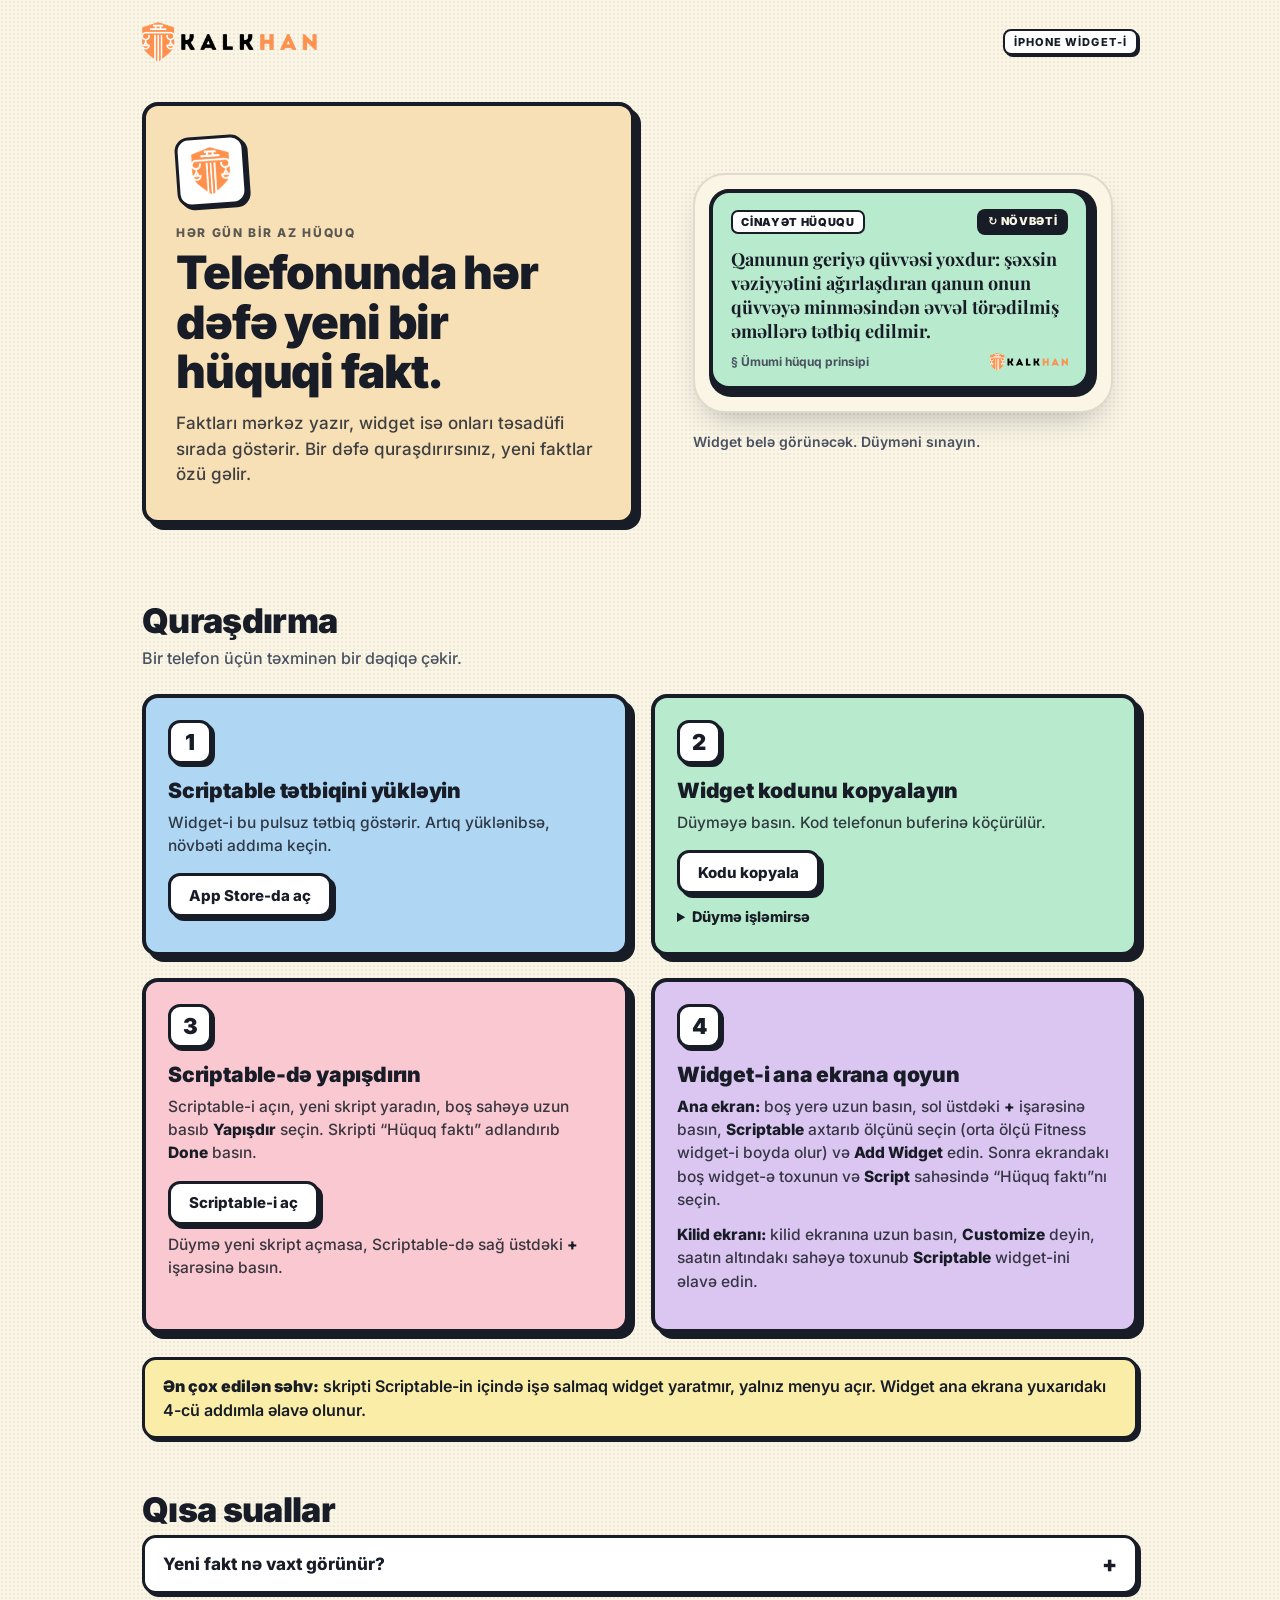
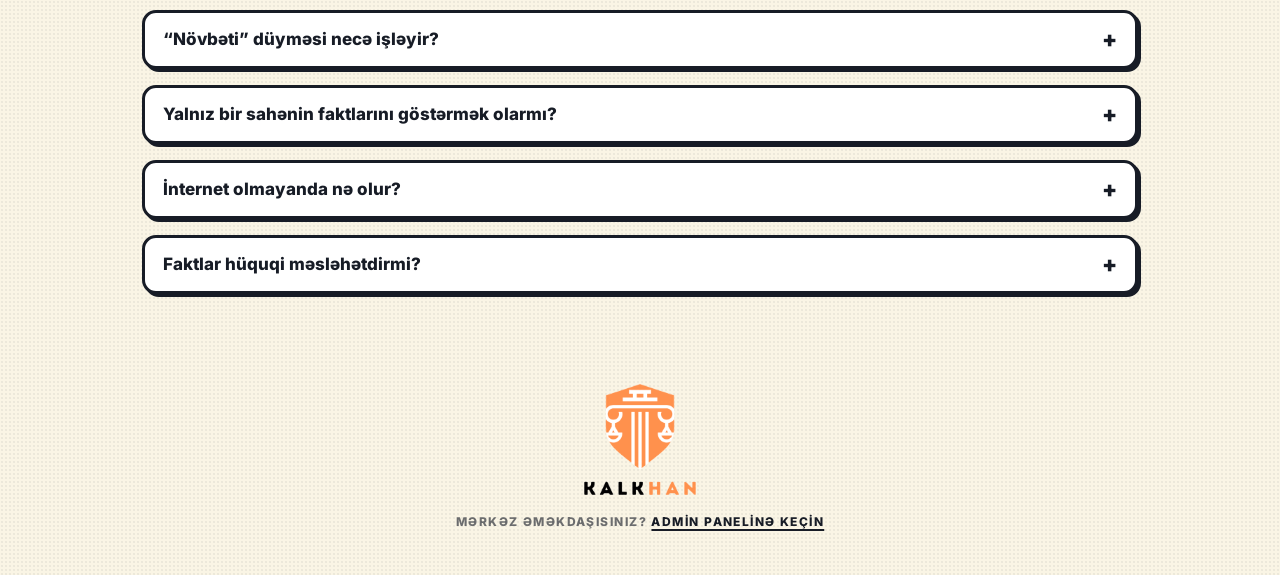
<file: docs/index.html>
<!DOCTYPE html>
<html lang="az">
<head>
<meta charset="utf-8">
<meta name="viewport" content="width=device-width, initial-scale=1, viewport-fit=cover">
<meta name="theme-color" content="#FAF5E5">
<title>Hüquq faktı widget-i — iPhone üçün quraşdırma</title>
<meta name="description" content="Telefonun ekranında təsadüfi hüquqi faktlar göstərən iPhone widget-i. Bir dəfə quraşdırın, faktlar avtomatik yenilənsin.">
<link rel="preload" href="fonts/inter-latin-wght-normal.woff2" as="font" type="font/woff2" crossorigin>
<link rel="icon" type="image/png" href="logo-mark.png">
<link rel="apple-touch-icon" href="logo-mark.png">
<link rel="stylesheet" href="theme.css">
<style>
  .sprite { position: absolute; width: 0; height: 0; overflow: hidden; }
  .wrap { max-width: 1040px; margin: 0 auto; padding: 0 22px; }

  /* ───── yuxarı zolaq ───── */
  .bar { padding: 22px 0 6px; }
  .bar .wrap { display: flex; align-items: center; justify-content: space-between; gap: 14px; }
  .brand { display: flex; align-items: center; }
  .brand img { height: 40px; width: auto; display: block; }
  .badge { border: 2px solid var(--ink); border-radius: 8px; background: var(--paper); padding: 3px 9px; font-size: 11px; font-weight: 800; letter-spacing: .1em; text-transform: uppercase; box-shadow: 2px 2px 0 0 var(--ink); }

  /* ───── giriş ───── */
  .hero { display: grid; grid-template-columns: minmax(0, 1.05fr) minmax(0, 1fr); gap: 34px; align-items: center; padding: 34px 0 26px; }
  .hero-copy { background: var(--sand); padding: 30px 30px 32px; }
  .hero-copy .nb-tile { margin-bottom: 18px; transform: rotate(-4deg); }
  .hero-mark { width: 70px; height: 70px; border-radius: 14px; background: var(--paper); }
  .hero-mark img { height: 48px; width: auto; display: block; }
  h1 { margin: 6px 0 14px; font: 900 clamp(31px, 5vw, 46px)/1.08 var(--sans); letter-spacing: -.025em; }
  .lead { margin: 0; font-size: 17px; font-weight: 500; color: rgba(23, 28, 38, .82); max-width: 40ch; }

  /* canlı demo: widget kimi görünən kart */
  .demo { justify-self: center; width: 100%; max-width: 420px; }
  .widget { background: var(--cream); border: 2px solid rgba(23, 28, 38, .12); border-radius: 32px; padding: 14px; box-shadow: 0 14px 30px -14px rgba(23, 28, 38, .35); }
  .wshadow { background: var(--ink); border-radius: 22px; padding: 0 7px 7px 0; }
  .wcard { background: var(--pc, var(--sand)); border: 4px solid var(--ink); border-radius: 20px; padding: 16px 18px 15px; min-height: 178px; display: flex; flex-direction: column; transition: background-color .25s; }
  .whead { display: flex; align-items: center; justify-content: space-between; gap: 10px; }
  .chip { display: inline-block; background: var(--paper); border: 2px solid var(--ink); border-radius: 7px; padding: 2px 8px; font: 900 11px/1.5 var(--sans); letter-spacing: .06em; text-transform: uppercase; max-width: 100%; overflow: hidden; text-overflow: ellipsis; white-space: nowrap; }
  .wbtn { flex: none; border: 0; border-radius: 8px; background: var(--ink); color: var(--cream); padding: 5px 11px; font: 900 11px/1.4 var(--sans); letter-spacing: .06em; text-transform: uppercase; cursor: pointer; transition: transform .12s; }
  .wbtn:hover { transform: translate(-1px, -1px); }
  .wbtn:active { transform: scale(.94); }
  .wtxt { margin: 12px 0 10px; font: 700 19px/1.34 var(--serif); flex: 1; transition: opacity .18s; }
  .wfoot { display: flex; align-items: center; justify-content: space-between; gap: 12px; }
  .wfoot img { height: 18px; width: auto; flex: none; }
  .wsrc { margin: 0; min-width: 0; flex: 1; overflow: hidden; text-overflow: ellipsis; white-space: nowrap; font-size: 12px; font-weight: 700; color: var(--muted); transition: opacity .18s; }
  .demo.swap .wtxt, .demo.swap .wsrc, .demo.swap .chip { opacity: 0; }
  .demo-actions { display: flex; align-items: center; justify-content: space-between; gap: 12px; margin-top: 18px; font-size: 14px; font-weight: 600; color: var(--muted); }

  /* ───── bölmələr ───── */
  h2 { margin: 52px 0 6px; font: 900 clamp(26px, 4.4vw, 34px)/1.12 var(--sans); letter-spacing: -.02em; }
  .sub { margin: 0 0 24px; font-weight: 500; color: var(--muted); }

  .steps { list-style: none; margin: 0; padding: 0; display: grid; grid-template-columns: repeat(2, minmax(0, 1fr)); gap: 22px; counter-reset: s; }
  .step { counter-increment: s; padding: 22px 22px 24px; }
  .step:nth-child(1) { background: var(--sky); }
  .step:nth-child(2) { background: var(--mint); }
  .step:nth-child(3) { background: var(--rose); }
  .step:nth-child(4) { background: var(--lilac); }
  .step .num { display: grid; place-items: center; width: 44px; height: 44px; margin-bottom: 14px; border: 3px solid var(--ink); border-radius: 12px; background: var(--paper); box-shadow: var(--shadow-sm); font: 900 22px/1 var(--sans); }
  .step .num::before { content: counter(s); }
  .step h3 { margin: 0 0 8px; font: 900 21px/1.2 var(--sans); letter-spacing: -.01em; }
  .step p { margin: 0 0 12px; font-size: 15.5px; font-weight: 500; color: rgba(23, 28, 38, .85); }
  .step p b { font-weight: 800; color: var(--ink); }
  .btn-row { display: flex; gap: 12px; flex-wrap: wrap; margin: 16px 0 8px; }
  .note { font-size: 14px; font-weight: 600; color: rgba(23, 28, 38, .72); }
  .callout { margin: 24px 0 0; background: var(--lemon); border: 3px solid var(--ink); border-radius: 14px; padding: 14px 18px; font-weight: 600; box-shadow: var(--shadow-sm); }
  .callout b { font-weight: 900; }

  details.more { margin-top: 12px; font-size: 14.5px; font-weight: 600; }
  details.more summary { cursor: pointer; font-weight: 800; }
  details.more textarea { width: 100%; margin-top: 10px; height: 120px; border: 3px solid var(--ink); border-radius: 10px; padding: 10px; font: 12px/1.45 ui-monospace, Menlo, Consolas, monospace; background: var(--paper); color: var(--ink); }
  details.more a { color: var(--ink); font-weight: 800; }
  code { font: 700 13.5px/1.4 ui-monospace, SFMono-Regular, Menlo, Consolas, monospace; background: var(--paper); border: 2px solid var(--ink); padding: 0 5px; border-radius: 6px; }

  .faq { display: grid; gap: 16px; }
  .faq details { padding: 0; background: var(--paper); border: 3px solid var(--ink); border-radius: 14px; box-shadow: var(--shadow-sm); }
  .faq summary { cursor: pointer; padding: 15px 18px; font: 800 17px/1.35 var(--sans); list-style: none; display: flex; justify-content: space-between; gap: 14px; }
  .faq summary::-webkit-details-marker { display: none; }
  .faq summary::after { content: "+"; font-weight: 900; font-size: 22px; line-height: 1; }
  .faq details[open] summary::after { content: "−"; }
  .faq details p { margin: 0; padding: 0 18px 16px; font-weight: 500; color: rgba(23, 28, 38, .82); }

  footer { margin-top: 64px; padding: 26px 0 44px; text-align: center; font-size: 12px; font-weight: 800; letter-spacing: .12em; text-transform: uppercase; color: rgba(23, 28, 38, .62); }
  footer .foot-logo { display: block; width: 112px; height: auto; margin: 0 auto 18px; }
  footer a { color: var(--ink); text-decoration-thickness: 2px; text-underline-offset: 3px; }

  @media (max-width: 820px) {
    .hero { grid-template-columns: 1fr; gap: 28px; padding-top: 20px; }
    .steps { grid-template-columns: 1fr; }
    .hero-copy { padding: 24px 22px 26px; }
  }
</style>
</head>
<body>

<svg class="sprite" aria-hidden="true" focusable="false">
  <defs>
    <symbol id="i-scale" viewBox="0 0 24 24">
      <path d="m16 16 3-8 3 8c-.87.65-1.92 1-3 1s-2.13-.35-3-1Z"/><path d="m2 16 3-8 3 8c-.87.65-1.92 1-3 1s-2.13-.35-3-1Z"/><path d="M7 21h10"/><path d="M12 3v18"/><path d="M3 7h2c2 0 5-1 7-2 2 1 5 2 7 2h2"/>
    </symbol>
  </defs>
</svg>

<header class="bar">
  <div class="wrap">
    <a class="brand" href="./" aria-label="KalkHan"><img src="logo-lockup.png" alt="KalkHan" width="175" height="40"></a>
    <span class="badge">iPhone widget-i</span>
  </div>
</header>

<main class="wrap">
  <section class="hero">
    <div class="hero-copy nb-card">
      <span class="nb-tile hero-mark"><img src="logo-mark.png" alt="KalkHan loqosu" width="38" height="48"></span>
      <p class="eyebrow">Hər gün bir az hüquq</p>
      <h1>Telefonunda hər dəfə yeni bir hüquqi fakt.</h1>
      <p class="lead">Faktları mərkəz yazır, widget isə onları təsadüfi sırada göstərir. Bir dəfə quraşdırırsınız, yeni faktlar özü gəlir.</p>
    </div>

    <div class="demo" id="demoBox">
      <div class="widget" aria-live="polite">
        <div class="wshadow">
          <div class="wcard p0" id="demo">
            <div class="whead"><span class="chip" id="dCat">Ümumi hüquq</span><button class="wbtn" id="dNext" type="button">↻ Növbəti</button></div>
            <p class="wtxt" id="dTxt">Fakt yüklənir…</p>
            <div class="wfoot"><p class="wsrc" id="dSrc"></p><img src="logo-lockup.png" alt="KalkHan" width="79" height="18"></div>
          </div>
        </div>
      </div>
      <div class="demo-actions">
        <span>Widget belə görünəcək. Düyməni sınayın.</span>
      </div>
    </div>
  </section>

  <h2 id="install">Quraşdırma</h2>
  <p class="sub">Bir telefon üçün təxminən bir dəqiqə çəkir.</p>

  <ol class="steps">
    <li class="step nb-card">
      <span class="num" aria-hidden="true"></span>
      <h3>Scriptable tətbiqini yükləyin</h3>
      <p>Widget-i bu pulsuz tətbiq göstərir. Artıq yüklənibsə, növbəti addıma keçin.</p>
      <div class="btn-row"><a class="nb-btn" href="https://apps.apple.com/app/scriptable/id1405459188" rel="noopener">App Store-da aç</a></div>
    </li>
    <li class="step nb-card">
      <span class="num" aria-hidden="true"></span>
      <h3>Widget kodunu kopyalayın</h3>
      <p>Düyməyə basın. Kod telefonun buferinə köçürülür.</p>
      <div class="btn-row"><button class="nb-btn" id="copyBtn" type="button" disabled>Kodu kopyala</button></div>
      <p class="note" id="copyNote" role="status"></p>
      <details class="more" id="fallback">
        <summary>Düymə işləmirsə</summary>
        <textarea id="codeBox" readonly aria-label="Widget kodu"></textarea>
        <p class="note">Mətni seçib kopyalayın. Ya da <a id="dlLink" href="#" download="Huquq fakti.js">skripti fayl kimi endirin</a> və Paylaş menyusundan Scriptable-ə göndərin.</p>
      </details>
    </li>
    <li class="step nb-card">
      <span class="num" aria-hidden="true"></span>
      <h3>Scriptable-də yapışdırın</h3>
      <p>Scriptable-i açın, yeni skript yaradın, boş sahəyə uzun basıb <b>Yapışdır</b> seçin. Skripti “Hüquq faktı” adlandırıb <b>Done</b> basın.</p>
      <div class="btn-row"><a class="nb-btn" href="scriptable:///add">Scriptable-i aç</a></div>
      <p class="note">Düymə yeni skript açmasa, Scriptable-də sağ üstdəki <b>+</b> işarəsinə basın.</p>
    </li>
    <li class="step nb-card">
      <span class="num" aria-hidden="true"></span>
      <h3>Widget-i ana ekrana qoyun</h3>
      <p><b>Ana ekran:</b> boş yerə uzun basın, sol üstdəki <b>+</b> işarəsinə basın, <b>Scriptable</b> axtarıb ölçünü seçin (orta ölçü Fitness widget-i boyda olur) və <b>Add Widget</b> edin. Sonra ekrandakı boş widget-ə toxunun və <b>Script</b> sahəsində “Hüquq faktı”nı seçin.</p>
      <p><b>Kilid ekranı:</b> kilid ekranına uzun basın, <b>Customize</b> deyin, saatın altındakı sahəyə toxunub <b>Scriptable</b> widget-ini əlavə edin.</p>
    </li>
  </ol>

  <p class="callout"><b>Ən çox edilən səhv:</b> skripti Scriptable-in içində işə salmaq widget yaratmır, yalnız menyu açır. Widget ana ekrana yuxarıdakı 4-cü addımla əlavə olunur.</p>

  <h2>Qısa suallar</h2>
  <div class="faq">
    <details>
      <summary>Yeni fakt nə vaxt görünür?</summary>
      <p>iOS widget-lərin nə vaxt yenilənəcəyini özü müəyyən edir, ona görə hər açılışda yeni fakt zəmanət verilmir. Adətən bir neçə dəqiqədən bir dəyişir.</p>
    </details>
    <details>
      <summary>“Növbəti” düyməsi necə işləyir?</summary>
      <p>Düyməyə toxunanda Scriptable bir anlıq açılır və yeni faktı göstərir. Ana ekrana qayıdanda widget həmin faktı göstərir. iOS qaydalarına görə Scriptable widget-i düyməni tətbiqi açmadan işlədə bilmir. Kiçik widget-də bütün widget düymə kimi işləyir. Orta və böyük widget-də düymədən başqa yerə toxunsanız, görünən fakt tam ekranda açılır.</p>
    </details>
    <details>
      <summary>Yalnız bir sahənin faktlarını göstərmək olarmı?</summary>
      <p>Widget-ə uzun basın, <b>Edit Widget</b> deyin və <b>Parameter</b> sahəsinə kateqoriyanı yazın, məsələn <code>Əmək hüququ</code>. Rəngi də seçmək üçün: <code>kateqoriya=Əmək hüququ;movzu=court</code>.</p>
    </details>
    <details>
      <summary>İnternet olmayanda nə olur?</summary>
      <p>Widget son yüklənmiş faktları telefonda saxlayır və internet olmadan da işləyir.</p>
    </details>
    <details>
      <summary>Faktlar hüquqi məsləhətdirmi?</summary>
      <p>Xeyr. Faktlar ümumi məlumat üçündür. Konkret vəziyyətiniz üçün vəkilə müraciət edin.</p>
    </details>
  </div>
</main>

<footer>
  <div class="wrap"><img class="foot-logo" src="logo.png" alt="KalkHan" width="112" height="111">Mərkəz əməkdaşısınız? <a href="admin.html">Admin panelinə keçin</a></div>
</footer>

<script>
(() => {
  'use strict';
  const $ = (s) => document.querySelector(s);
  const pageBase = new URL('./', location.href).href;
  const FALLBACK = [{ text: 'Qanunu bilməmək məsuliyyətdən azad etmir.', category: 'Ümumi hüquq', source: 'Ümumi hüquq prinsipi' }];

  // kateqoriyadan pastel rəng: widget.js ilə eyni qayda
  const pastel = (category) => {
    const t = String(category || '').trim();
    let h = 0;
    for (let i = 0; i < t.length; i++) h = (h * 31 + t.charCodeAt(i)) >>> 0;
    return 'p' + (h % 6);
  };

  // ───── canlı demo ─────
  let facts = FALLBACK, bag = [], last = null;
  const size = (n) => (n <= 70 ? 23 : n <= 110 ? 20 : n <= 160 ? 18 : n <= 230 ? 16 : 14.5);
  function next(animate) {
    if (!bag.length) {
      bag = facts.map((_, i) => i).sort(() => Math.random() - 0.5);
      if (bag.length > 1 && bag[0] === last) bag.push(bag.shift());
    }
    last = bag.shift();
    const f = facts[last];
    const box = $('#demoBox');
    const apply = () => {
      $('#demo').className = 'wcard ' + pastel(f.category);
      $('#dCat').textContent = f.category || 'Hüquqi fakt';
      const t = $('#dTxt');
      t.textContent = f.text;
      t.style.fontSize = size(f.text.length) + 'px';
      $('#dSrc').textContent = f.source ? '§ ' + f.source : '';
      box.classList.remove('swap');
    };
    if (animate && !matchMedia('(prefers-reduced-motion: reduce)').matches) { box.classList.add('swap'); setTimeout(apply, 180); }
    else apply();
  }
  fetch('facts.json?t=' + Date.now()).then((r) => r.json()).then((d) => {
    const list = (d.facts || []).filter((f) => f.active !== false && f.text);
    if (list.length) facts = list;
  }).catch(() => {}).finally(() => next(false));
  $('#dNext').addEventListener('click', () => next(true));

  // ───── kod hazırlığı: data ünvanları avtomatik doldurulur ─────
  // GitHub Pages-dəsə əvvəl raw.githubusercontent.com (Pages olmadan da işləyir), sonra Pages.
  const bases = [pageBase];
  const gh = location.hostname.match(/^(.+)\.github\.io$/);
  if (gh) {
    const repo = location.pathname.split('/').filter(Boolean)[0];
    if (repo && !/\.html?$/.test(repo)) bases.unshift(`https://raw.githubusercontent.com/${gh[1]}/${repo}/main/docs/`);
  }

  let code = '';
  const btn = $('#copyBtn'), note = $('#copyNote'), box = $('#codeBox'), dl = $('#dlLink');
  fetch('widget.js?t=' + Date.now()).then((r) => { if (!r.ok) throw new Error(r.status); return r.text(); }).then((txt) => {
    code = txt.replace('"__BASE__"', bases.map((b) => JSON.stringify(b)).join(', '));
    box.value = code;
    dl.href = URL.createObjectURL(new Blob([code], { type: 'text/javascript' }));
    btn.disabled = false;
  }).catch(() => { note.textContent = 'Kod yüklənmədi. Səhifəni yeniləyin.'; });

  btn.addEventListener('click', async () => {
    let ok = false;
    try { await navigator.clipboard.writeText(code); ok = true; }
    catch (e) {
      try { box.removeAttribute('readonly'); box.select(); box.setSelectionRange(0, code.length); ok = document.execCommand('copy'); box.setAttribute('readonly', ''); } catch (e2) {}
    }
    if (ok) {
      btn.textContent = 'Kopyalandı'; btn.classList.add('done', 'mint');
      note.textContent = 'İndi növbəti addıma keçin və Scriptable-də yapışdırın.';
      setTimeout(() => { btn.textContent = 'Kodu yenidən kopyala'; btn.classList.remove('mint'); }, 4000);
    } else {
      note.textContent = 'Avtomatik kopyalama alınmadı. “Düymə işləmirsə” bölməsindəki mətni əl ilə kopyalayın.';
      $('#fallback').open = true;
    }
  });
})();
</script>
</body>
</html>
</file>
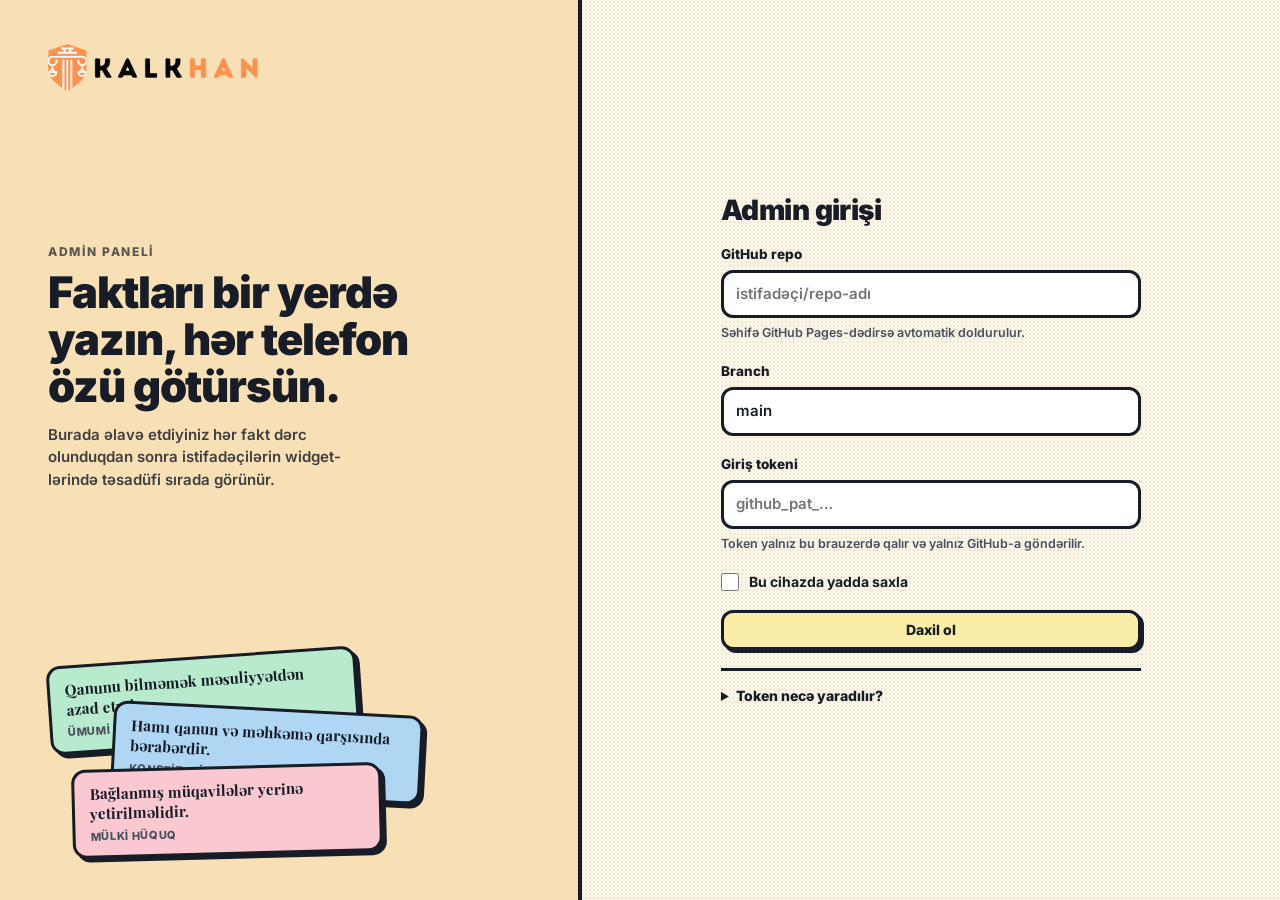
<file: docs/admin.html>
<!DOCTYPE html>
<html lang="az">
<head>
<meta charset="utf-8">
<meta name="viewport" content="width=device-width, initial-scale=1">
<meta name="robots" content="noindex">
<title>Hüquq faktları — idarə paneli</title>
<link rel="icon" type="image/png" href="logo-mark.png">
<link rel="apple-touch-icon" href="logo-mark.png">
<link rel="stylesheet" href="theme.css">
<style>
  .sprite { position: absolute; width: 0; height: 0; overflow: hidden; }
  button, input, select, textarea { font: inherit; color: inherit; }
  body { font-size: 15px; }

  /* ───── düymələr ───── */
  .btn { display: inline-flex; align-items: center; gap: 8px; min-height: 40px; padding: 0 16px; border: 3px solid var(--ink); border-radius: 12px; background: var(--paper); cursor: pointer; font: 800 14px/1 var(--sans); white-space: nowrap; box-shadow: 3px 3px 0 0 var(--ink); transition: transform .12s ease, box-shadow .12s ease; }
  .btn:hover { transform: translate(-2px, -2px); box-shadow: 5px 5px 0 0 var(--ink); }
  .btn:active { transform: translate(2px, 2px); box-shadow: 1px 1px 0 0 var(--ink); }
  .btn:disabled { opacity: .45; cursor: not-allowed; transform: none; box-shadow: 2px 2px 0 0 var(--ink); }
  .btn.primary { background: var(--lemon); }
  .btn.publish { background: var(--mint); }
  .btn.ghost { background: transparent; border-color: transparent; box-shadow: none; }
  .btn.ghost:hover { border-color: var(--ink); transform: none; background: var(--paper); }
  .btn.danger { background: var(--rose); }
  .btn.small { min-height: 34px; padding: 0 12px; font-size: 13px; }
  .btn svg { width: 17px; height: 17px; stroke: currentColor; fill: none; stroke-width: 2.5; stroke-linecap: round; stroke-linejoin: round; }

  /* ───── sahələr ───── */
  .field { display: grid; gap: 6px; }
  .field > span { font-weight: 800; font-size: 13.5px; }
  .field small { color: var(--muted); font-size: 12.5px; font-weight: 600; }
  .field input[type=text], .field input[type=password], .field input[type=search], .field select, .field textarea { width: 100%; border: 3px solid var(--ink); border-radius: 12px; padding: 10px 12px; background: var(--paper); font-weight: 600; }
  .field textarea { resize: vertical; min-height: 120px; line-height: 1.5; }
  .field input:focus, .field select:focus, .field textarea:focus { outline: none; box-shadow: 4px 4px 0 0 var(--ink); }
  .check { display: flex; gap: 10px; align-items: center; font-size: 14px; font-weight: 700; }
  .check input, .row input[type=checkbox], .reghead input[type=checkbox] { width: 18px; height: 18px; accent-color: var(--ink); margin: 0; }
  .error { background: var(--rose); border: 3px solid var(--ink); padding: 10px 12px; border-radius: 12px; font-size: 14px; font-weight: 700; }
  details.help { border-top: 3px solid var(--ink); padding-top: 14px; font-size: 14px; font-weight: 600; }
  details.help summary { cursor: pointer; font-weight: 800; }
  details.help ol { padding-left: 20px; margin: 10px 0 0; display: grid; gap: 6px; }
  code { font: 700 13px/1.4 ui-monospace, SFMono-Regular, Menlo, Consolas, monospace; background: var(--paper); border: 2px solid var(--ink); padding: 0 5px; border-radius: 6px; }

  /* ───── giriş ───── */
  .login { min-height: 100vh; display: grid; grid-template-columns: minmax(320px, 5fr) 6fr; }
  .login-side { background: var(--sand); border-right: 4px solid var(--ink); padding: 44px 48px; display: flex; flex-direction: column; justify-content: space-between; gap: 32px; overflow: hidden; }
  .login-side .mini { display: flex; align-items: center; gap: 12px; font-weight: 900; font-size: 20px; }
  .login-side .mini img { height: 48px; width: auto; display: block; }
  .login-side h1 { font: 900 clamp(30px, 3.4vw, 44px)/1.08 var(--sans); letter-spacing: -.025em; margin: 8px 0 14px; max-width: 14ch; }
  .login-side p.lead { margin: 0; max-width: 34ch; font-weight: 600; color: rgba(23, 28, 38, .82); }
  .stack-cards { position: relative; height: 214px; }
  .sc { position: absolute; width: min(310px, 88%); padding: 12px 15px; border: 3px solid var(--ink); border-radius: 14px; box-shadow: 4px 4px 0 0 var(--ink); font: 700 15px/1.3 var(--serif); }
  .sc small { display: block; margin-top: 6px; font: 800 11px var(--sans); letter-spacing: .06em; text-transform: uppercase; color: var(--muted); }
  .sc.a { left: 0; top: 14px; transform: rotate(-4deg); background: var(--mint); }
  .sc.b { left: 64px; top: 66px; transform: rotate(3deg); background: var(--sky); }
  .sc.c { left: 24px; top: 124px; transform: rotate(-1.5deg); background: var(--rose); }
  .login-main { display: flex; align-items: center; justify-content: center; padding: 40px 24px; }
  .login-form { width: 100%; max-width: 420px; display: grid; gap: 18px; }
  .login-form h2 { font: 900 28px/1.15 var(--sans); letter-spacing: -.02em; margin: 0; }

  /* ───── yuxarı zolaq ───── */
  .top { position: sticky; top: 0; z-index: 20; display: flex; align-items: center; justify-content: space-between; gap: 16px; padding: 12px 24px; background: var(--cream); border-bottom: 4px solid var(--ink); }
  .brand { display: flex; align-items: center; gap: 12px; min-width: 0; }
  .brand-mark { height: 44px; width: auto; flex: none; display: block; }
  .brand strong { display: block; font: 900 19px/1.15 var(--sans); letter-spacing: -.01em; }
  .brand span.repo { display: block; color: var(--muted); font-size: 12.5px; font-weight: 700; overflow: hidden; text-overflow: ellipsis; white-space: nowrap; }
  .top-actions { display: flex; align-items: center; gap: 8px; flex-wrap: wrap; justify-content: flex-end; }
  .pending { font-size: 13.5px; font-weight: 800; display: inline-flex; align-items: center; gap: 8px; margin-right: 6px; padding: 5px 10px; border: 3px solid var(--ink); border-radius: 10px; background: var(--rose); }
  .pending::before { content: ""; width: 9px; height: 9px; border-radius: 50%; background: var(--ink); }
  .pending.clean { background: var(--mint); }

  /* ───── əsas düzən ───── */
  .shell { display: grid; grid-template-columns: 250px minmax(0, 1fr); gap: 0; max-width: 1280px; margin: 0 auto; padding: 24px; align-items: start; }
  .index { position: sticky; top: 96px; padding-right: 24px; max-height: calc(100vh - 120px); overflow: auto; }
  .index h2 { font: 800 12px/1.2 var(--sans); letter-spacing: .14em; text-transform: uppercase; color: rgba(23, 28, 38, .7); margin: 0 0 10px; }
  .index ul { list-style: none; margin: 0; padding: 0; display: grid; gap: 4px; }
  .index li button { width: 100%; display: flex; align-items: center; gap: 10px; padding: 8px 10px; border: 3px solid transparent; border-radius: 12px; background: none; cursor: pointer; font-size: 14px; font-weight: 700; text-align: left; }
  .index li button:hover { background: var(--paper); border-color: var(--ink); }
  .index li button[aria-current=true] { background: var(--lemon); border-color: var(--ink); box-shadow: 3px 3px 0 0 var(--ink); }
  .index li button .dot { width: 14px; height: 14px; border: 2px solid var(--ink); border-radius: 4px; background: var(--pc, var(--paper)); flex: none; }
  .index li button .lbl { flex: 1; min-width: 0; overflow: hidden; text-overflow: ellipsis; white-space: nowrap; }
  .index li button i { font-style: normal; font-weight: 800; font-variant-numeric: tabular-nums; color: var(--muted); }
  main { min-width: 0; }
  .banner { display: flex; align-items: center; justify-content: space-between; gap: 14px; flex-wrap: wrap; background: var(--lemon); border: 3px solid var(--ink); border-radius: 14px; box-shadow: 3px 3px 0 0 var(--ink); padding: 12px 16px; margin-bottom: 18px; font-size: 14px; font-weight: 600; }
  .summary { display: flex; flex-wrap: wrap; gap: 6px 26px; margin: 0 0 18px; color: var(--muted); font-size: 14px; font-weight: 700; }
  .summary b { color: var(--ink); font: 900 30px/1 var(--sans); letter-spacing: -.02em; margin-right: 6px; font-variant-numeric: tabular-nums; }
  .toolbar { display: flex; gap: 10px; flex-wrap: wrap; align-items: center; margin-bottom: 14px; }
  .toolbar .grow { flex: 1 1 220px; min-width: 180px; }
  .toolbar input[type=search], .toolbar select { width: 100%; border: 3px solid var(--ink); border-radius: 12px; padding: 8px 12px; min-height: 42px; background: var(--paper); font-weight: 600; }
  .toolbar input[type=search]:focus, .toolbar select:focus { outline: none; box-shadow: 4px 4px 0 0 var(--ink); }
  .toolbar select { width: auto; }
  .toolbar .mobile-cat { display: none; }
  .bulkbar { display: flex; align-items: center; gap: 8px; flex-wrap: wrap; background: var(--ink); color: var(--cream); padding: 10px 14px; border-radius: 14px; margin-bottom: 14px; font-size: 14px; border: 3px solid var(--ink); box-shadow: 4px 4px 0 0 var(--sky); }
  .bulkbar b { margin-right: 6px; font-weight: 900; }
  .bulkbar .btn { background: var(--cream); color: var(--ink); min-height: 34px; padding: 0 12px; font-size: 13px; border-color: var(--cream); box-shadow: none; }
  .bulkbar .btn:hover { transform: none; background: var(--lemon); }

  /* ───── reyestr ───── */
  .register { background: var(--paper); border: 4px solid var(--ink); border-radius: var(--radius); box-shadow: var(--shadow); overflow: hidden; }
  .reghead { display: flex; align-items: center; gap: 14px; padding: 10px 16px; border-bottom: 3px solid var(--ink); background: #F3E9CE; font-size: 13px; font-weight: 800; }
  .row { display: grid; grid-template-columns: 22px minmax(0, 1fr) auto; gap: 14px; padding: 15px 16px; border-bottom: 2px solid rgba(23, 28, 38, .18); align-items: start; }
  .row:last-child { border-bottom: 0; }
  .row:hover { background: #FFFBEC; }
  .row.sel { background: #FFF4C2; }
  .row.off .fact { color: var(--muted); }
  .fact { margin: 0 0 8px; font: 600 17px/1.5 var(--serif); overflow-wrap: anywhere; }
  .meta { margin: 0; display: flex; flex-wrap: wrap; align-items: center; gap: 6px 10px; font-size: 12.5px; font-weight: 600; color: var(--muted); }
  .meta .cat { background: var(--pc, var(--paper)); border: 2px solid var(--ink); border-radius: 7px; padding: 0 8px; font-weight: 800; color: var(--ink); font-size: 12px; line-height: 1.7; }
  .tag { border: 2px solid var(--ink); border-radius: 7px; padding: 0 7px; font-weight: 800; font-size: 11.5px; background: var(--rose); color: var(--ink); line-height: 1.7; }
  .tag.sample { background: var(--lemon); }
  .ctrl { display: flex; align-items: center; gap: 6px; }
  .icon { width: 36px; height: 36px; display: grid; place-items: center; border-radius: 10px; border: 3px solid transparent; background: none; cursor: pointer; color: var(--ink); }
  .icon:hover { border-color: var(--ink); background: var(--paper); }
  .icon.danger:hover { background: var(--rose); }
  .icon svg { width: 18px; height: 18px; stroke: currentColor; fill: none; stroke-width: 2.4; stroke-linecap: round; stroke-linejoin: round; }
  .switch { position: relative; width: 46px; height: 26px; display: inline-block; flex: none; }
  .switch input { position: absolute; inset: 0; opacity: 0; margin: 0; cursor: pointer; z-index: 1; width: 100%; height: 100%; }
  .switch i { position: absolute; inset: 0; border: 3px solid var(--ink); border-radius: 14px; background: var(--paper); transition: background .15s; }
  .switch i::after { content: ""; position: absolute; top: 3px; left: 3px; width: 14px; height: 14px; border-radius: 50%; background: var(--ink); transition: transform .15s; }
  .switch input:checked + i { background: var(--mint); }
  .switch input:checked + i::after { transform: translateX(20px); }
  .switch input:focus-visible + i { outline: 3px solid var(--ink); outline-offset: 3px; }
  .empty { padding: 52px 20px; text-align: center; color: var(--muted); font-weight: 600; }
  .empty strong { display: block; font: 900 22px var(--sans); color: var(--ink); margin-bottom: 6px; }
  .pager { display: flex; align-items: center; justify-content: space-between; margin-top: 16px; font-size: 14px; font-weight: 700; }
  .pager .btns { display: flex; gap: 10px; align-items: center; }

  /* ───── dialoqlar ───── */
  dialog { border: 4px solid var(--ink); padding: 0; border-radius: 18px; width: min(640px, 94vw); box-shadow: var(--shadow-lg); color: var(--ink); background: var(--cream); }
  dialog::backdrop { background: rgba(23, 28, 38, .55); }
  .dlg-head { padding: 18px 22px; background: var(--sand); border-bottom: 4px solid var(--ink); border-radius: 14px 14px 0 0; }
  .dlg-head h3 { margin: 0; font: 900 22px/1.2 var(--sans); letter-spacing: -.01em; }
  .dlg-head p { margin: 4px 0 0; font-size: 14px; font-weight: 600; color: rgba(23, 28, 38, .78); }
  .dlg-body { padding: 18px 22px; display: grid; gap: 16px; }
  .dlg-foot { display: flex; justify-content: flex-end; gap: 12px; padding: 14px 22px; border-top: 3px solid var(--ink); background: #F3E9CE; border-radius: 0 0 14px 14px; }
  .counter { font-size: 12.5px; font-weight: 700; color: var(--muted); text-align: right; }
  .counter.warn { color: #A12020; }
  .tabs { display: flex; gap: 8px; }
  .tabs button { border: 3px solid transparent; border-radius: 10px; background: none; padding: 7px 14px; font-weight: 800; cursor: pointer; }
  .tabs button[aria-selected=true] { background: var(--lemon); border-color: var(--ink); box-shadow: 3px 3px 0 0 var(--ink); }
  .preview { border: 3px solid var(--ink); border-radius: 12px; background: var(--paper); padding: 10px 14px; font-size: 14px; font-weight: 600; }
  .preview ul { margin: 8px 0 0; padding-left: 18px; color: var(--muted); font: 600 14px/1.5 var(--serif); }
  .preview .good { font-weight: 800; background: var(--mint); padding: 0 6px; border-radius: 5px; }
  .preview .bad { font-weight: 800; background: var(--rose); padding: 0 6px; border-radius: 5px; }
  .swatches { display: flex; gap: 12px; flex-wrap: wrap; }
  .swatches label { cursor: pointer; text-align: center; font-size: 12.5px; font-weight: 700; }
  .swatches input { position: absolute; opacity: 0; }
  .swatches span.sw { display: block; width: 56px; height: 56px; border: 3px solid var(--ink); border-radius: 14px; margin-bottom: 5px; transition: transform .12s, box-shadow .12s; }
  .swatches input:checked + span.sw { transform: translate(-2px, -2px); box-shadow: 5px 5px 0 0 var(--ink); }
  .swatches input:focus-visible + span.sw { outline: 3px solid var(--ink); outline-offset: 3px; }

  .toast { position: fixed; left: 24px; bottom: 24px; z-index: 50; max-width: min(460px, calc(100vw - 48px)); background: var(--ink); color: var(--cream); padding: 12px 16px; border: 3px solid var(--ink); border-radius: 14px; box-shadow: 4px 4px 0 0 var(--lemon); font-size: 14px; font-weight: 700; }
  .toast.err { background: #8E1F1F; box-shadow: 4px 4px 0 0 var(--rose); }
  .toast.ok { background: #1D6B43; box-shadow: 4px 4px 0 0 var(--mint); }

  @media (max-width: 900px) {
    .login { grid-template-columns: 1fr; }
    .login-side { padding: 26px 22px; border-right: 0; border-bottom: 4px solid var(--ink); }
    .login-side h1 { font-size: 28px; }
    .stack-cards { height: 200px; }
    .shell { grid-template-columns: 1fr; padding: 16px; }
    .index { display: none; }
    .toolbar .mobile-cat { display: block; }
    .top { padding: 10px 16px; flex-wrap: wrap; }
  }
</style>
</head>
<body>

<!-- möhür nişanı -->
<svg class="sprite" aria-hidden="true" focusable="false">
  <defs>
    <symbol id="i-scale" viewBox="0 0 24 24"><path d="m16 16 3-8 3 8c-.87.65-1.92 1-3 1s-2.13-.35-3-1Z"/><path d="m2 16 3-8 3 8c-.87.65-1.92 1-3 1s-2.13-.35-3-1Z"/><path d="M7 21h10"/><path d="M12 3v18"/><path d="M3 7h2c2 0 5-1 7-2 2 1 5 2 7 2h2"/></symbol>
    <symbol id="i-edit" viewBox="0 0 24 24"><path d="M4 20h4L19 9l-4-4L4 16v4z" fill="none" stroke="currentColor" stroke-width="1.8" stroke-linejoin="round"/><path d="M13.5 6.5l4 4" stroke="currentColor" stroke-width="1.8"/></symbol>
    <symbol id="i-trash" viewBox="0 0 24 24"><path d="M5 7h14M10 7V5h4v2M7 7l1 12h8l1-12M10 11v5M14 11v5" fill="none" stroke="currentColor" stroke-width="1.8" stroke-linecap="round" stroke-linejoin="round"/></symbol>
    <symbol id="i-plus" viewBox="0 0 24 24"><path d="M12 5v14M5 12h14" stroke="currentColor" stroke-width="2" stroke-linecap="round"/></symbol>
    <symbol id="i-up" viewBox="0 0 24 24"><path d="M12 16V5M7 10l5-5 5 5M5 19h14" fill="none" stroke="currentColor" stroke-width="1.9" stroke-linecap="round" stroke-linejoin="round"/></symbol>
    <symbol id="i-down" viewBox="0 0 24 24"><path d="M12 4v11M7 11l5 5 5-5M5 20h14" fill="none" stroke="currentColor" stroke-width="1.9" stroke-linecap="round" stroke-linejoin="round"/></symbol>
  </defs>
</svg>

<!-- ═════════ GİRİŞ ═════════ -->
<section class="login" id="login">
  <div class="login-side">
    <div class="mini"><img src="logo-lockup.png" alt="KalkHan" width="210" height="48"></div>
    <div>
      <p class="eyebrow">Admin paneli</p>
      <h1>Faktları bir yerdə yazın, hər telefon özü götürsün.</h1>
      <p class="lead">Burada əlavə etdiyiniz hər fakt dərc olunduqdan sonra istifadəçilərin widget-lərində təsadüfi sırada görünür.</p>
    </div>
    <div class="stack-cards" aria-hidden="true">
      <div class="sc a">Qanunu bilməmək məsuliyyətdən azad etmir.<small>Ümumi hüquq</small></div>
      <div class="sc b">Hamı qanun və məhkəmə qarşısında bərabərdir.<small>Konstitusiya hüququ</small></div>
      <div class="sc c">Bağlanmış müqavilələr yerinə yetirilməlidir.<small>Mülki hüquq</small></div>
    </div>
  </div>
  <div class="login-main">
    <form class="login-form" id="loginForm" autocomplete="off">
      <h2>Admin girişi</h2>
      <label class="field"><span>GitHub repo</span>
        <input type="text" id="inRepo" placeholder="istifadəçi/repo-adı" required spellcheck="false">
        <small>Səhifə GitHub Pages-dədirsə avtomatik doldurulur.</small>
      </label>
      <label class="field"><span>Branch</span>
        <input type="text" id="inBranch" value="main" required spellcheck="false">
      </label>
      <label class="field"><span>Giriş tokeni</span>
        <input type="password" id="inToken" placeholder="github_pat_…" required spellcheck="false" autocomplete="off">
        <small>Token yalnız bu brauzerdə qalır və yalnız GitHub-a göndərilir.</small>
      </label>
      <label class="check"><input type="checkbox" id="inRemember"> Bu cihazda yadda saxla</label>
      <div class="error" id="loginErr" hidden></div>
      <button class="btn primary" type="submit" id="loginBtn" style="justify-content:center">Daxil ol</button>
      <details class="help">
        <summary>Token necə yaradılır?</summary>
        <ol>
          <li>GitHub-da <b>Settings → Developer settings → Personal access tokens → Fine-grained tokens</b> bölməsinə keçin.</li>
          <li><b>Repository access</b> üçün yalnız bu repo-nu seçin.</li>
          <li><b>Permissions → Contents</b> hüququnu <code>Read and write</code> edin.</li>
          <li>Yaranan tokeni buraya yapışdırın. Tokeni başqası ilə paylaşmayın.</li>
        </ol>
      </details>
    </form>
  </div>
</section>

<!-- ═════════ PANEL ═════════ -->
<div id="app" hidden>
  <header class="top">
    <div class="brand">
      <img class="brand-mark" src="logo-mark.png" alt="KalkHan" width="35" height="44">
      <div><strong>Hüquq faktları</strong><span class="repo" id="repoName"></span></div>
    </div>
    <div class="top-actions">
      <span class="pending clean" id="pending" role="status"></span>
      <button class="btn ghost" id="btnSettings" type="button">Ayarlar</button>
      <button class="btn ghost" id="btnReload" type="button">Yenidən yüklə</button>
      <button class="btn ghost" id="btnLogout" type="button">Çıxış</button>
      <button class="btn publish" id="btnPublish" type="button" disabled>Dərc et</button>
    </div>
  </header>

  <div class="shell">
    <aside class="index" aria-label="Kateqoriyalar">
      <h2>Kateqoriyalar</h2>
      <ul id="catList"></ul>
    </aside>

    <main>
      <div class="banner" id="sampleBanner" hidden></div>
      <p class="summary" id="summary"></p>

      <div class="toolbar">
        <div class="grow"><input type="search" id="q" placeholder="Fakt, kateqoriya və ya mənbə üzrə axtar" aria-label="Axtar"></div>
        <select id="catSel" class="mobile-cat" aria-label="Kateqoriya"></select>
        <select id="statusSel" aria-label="Status">
          <option value="all">Hamısı</option>
          <option value="active">Aktiv</option>
          <option value="off">Gizli</option>
        </select>
        <button class="btn primary" id="btnNew" type="button"><svg><use href="#i-plus"/></svg>Yeni fakt</button>
        <button class="btn" id="btnBulk" type="button"><svg><use href="#i-up"/></svg>Toplu əlavə et</button>
        <button class="btn" id="btnExport" type="button"><svg><use href="#i-down"/></svg>Endir</button>
      </div>

      <div class="bulkbar" id="bulkbar" hidden>
        <b id="bulkCount"></b>
        <button class="btn" data-bulk="on" type="button">Aktiv et</button>
        <button class="btn" data-bulk="off" type="button">Gizlə</button>
        <button class="btn" data-bulk="cat" type="button">Kateqoriyanı dəyiş</button>
        <button class="btn" data-bulk="del" type="button">Sil</button>
        <button class="btn" data-bulk="clear" type="button">Seçimi ləğv et</button>
      </div>

      <div class="register" id="register">
        <div class="reghead">
          <input type="checkbox" id="selPage" aria-label="Bu səhifədəkilərin hamısını seç">
          <span id="resultInfo"></span>
        </div>
        <div id="rows"></div>
      </div>
      <div class="pager" id="pager"></div>
    </main>
  </div>
</div>

<!-- ═════════ DİALOQLAR ═════════ -->
<dialog id="editDlg">
  <form id="editForm" novalidate>
    <div class="dlg-head"><h3 id="editTitle">Yeni fakt</h3><p>Fakt əvvəlcə siyahıya düşür. İstifadəçilər onu “Dərc et”dən sonra görür.</p></div>
    <div class="dlg-body">
      <label class="field"><span>Fakt mətni</span>
        <textarea id="fText" maxlength="500" rows="5" required></textarea>
        <div class="counter" id="fCount">0 / 500</div>
      </label>
      <label class="field"><span>Kateqoriya</span>
        <input type="text" id="fCat" list="catData" placeholder="Məsələn: Əmək hüququ">
        <datalist id="catData"></datalist>
      </label>
      <label class="field"><span>Mənbə</span>
        <input type="text" id="fSrc" placeholder="Qanun, maddə və ya sənəd adı">
        <small>Mümkünsə qanunun adını və maddəsini yazın. Bu, faktın etibarlılığını artırır.</small>
      </label>
      <label class="check"><input type="checkbox" id="fActive" checked> Widget-lərdə göstərilsin</label>
      <div class="error" id="editErr" hidden></div>
    </div>
    <div class="dlg-foot">
      <button class="btn" type="button" data-close>Ləğv et</button>
      <button class="btn primary" type="submit" id="editSave">Saxla</button>
    </div>
  </form>
</dialog>

<dialog id="bulkDlg">
  <form id="bulkForm" novalidate>
    <div class="dlg-head"><h3>Toplu əlavə et</h3><p>Yüzlərlə faktı bir dəfəyə siyahıya əlavə edin. Təkrar mətnlər keçilir.</p></div>
    <div class="dlg-body">
      <div class="tabs" role="tablist">
        <button type="button" role="tab" aria-selected="true" data-tab="paste">Mətn yapışdır</button>
        <button type="button" role="tab" aria-selected="false" data-tab="file">Fayl seç</button>
      </div>
      <div id="tabPaste" class="field">
        <textarea id="bPaste" rows="9" spellcheck="false" placeholder="Hər sətir bir fakt.&#10;İstəsəniz belə yaza bilərsiniz:&#10;Kateqoriya | Fakt mətni | Mənbə"></textarea>
        <small>Sətir formatları: <code>Fakt</code>, <code>Kateqoriya | Fakt</code>, <code>Kateqoriya | Fakt | Mənbə</code>. CSV və JSON da yapışdıra bilərsiniz.</small>
      </div>
      <div id="tabFile" class="field" hidden>
        <input type="file" id="bFile" accept=".csv,.json,.txt,text/csv,application/json,text/plain">
        <small>CSV üçün sütun başlıqları: <code>fakt</code>, <code>kateqoriya</code>, <code>mənbə</code>. Excel-dən “CSV UTF-8” kimi saxlayın.</small>
      </div>
      <label class="field"><span>Kateqoriyası yazılmayan faktlar üçün</span>
        <input type="text" id="bDefCat" list="catData" placeholder="Məsələn: Ümumi hüquq">
      </label>
      <div class="preview" id="bPreview" aria-live="polite">Hələ heç nə yapışdırılmayıb.</div>
    </div>
    <div class="dlg-foot">
      <button class="btn" type="button" data-close>Ləğv et</button>
      <button class="btn primary" type="submit" id="bGo" disabled>Siyahıya əlavə et</button>
    </div>
  </form>
</dialog>

<dialog id="setDlg">
  <form id="setForm" novalidate>
    <div class="dlg-head"><h3>Widget ayarları</h3><p>Bu ayarlar bütün istifadəçilərin widget-lərinə şamil olunur.</p></div>
    <div class="dlg-body">
      <label class="field"><span>Widget-də görünən ad</span>
        <input type="text" id="sTitle" maxlength="40">
      </label>
      <fieldset style="border:0;padding:0;margin:0">
        <legend style="font-weight:600;font-size:13.5px;margin-bottom:8px">Rəng mövzusu</legend>
        <div class="swatches" id="sThemes"></div>
      </fieldset>
      <label class="field"><span>Böyük widget-in alt qeydi</span>
        <input type="text" id="sFooter" maxlength="90">
        <small>Məsələn, faktların hüquqi məsləhət olmadığını bildirən cümlə.</small>
      </label>
    </div>
    <div class="dlg-foot">
      <button class="btn" type="button" data-close>Ləğv et</button>
      <button class="btn primary" type="submit">Saxla</button>
    </div>
  </form>
</dialog>

<dialog id="askDlg">
  <form id="askForm" method="dialog">
    <div class="dlg-head"><h3 id="askTitle"></h3><p id="askText"></p></div>
    <div class="dlg-body" id="askBody" hidden>
      <label class="field"><span id="askLabel"></span><input type="text" id="askInput" list="catData"></label>
    </div>
    <div class="dlg-foot">
      <button class="btn" type="button" id="askNo">Ləğv et</button>
      <button class="btn primary" type="submit" id="askYes">Təsdiq et</button>
    </div>
  </form>
</dialog>

<div class="toast" id="toast" role="status" hidden></div>

<script>
(() => {
  'use strict';

  const $ = (s, el = document) => el.querySelector(s);
  const $$ = (s, el = document) => Array.from(el.querySelectorAll(s));
  const esc = (s) => String(s ?? '').replace(/[&<>"']/g, (c) => ({ '&': '&amp;', '<': '&lt;', '>': '&gt;', '"': '&quot;', "'": '&#39;' }[c]));
  const norm = (s) => String(s ?? '').toLocaleLowerCase('az').replace(/\s+/g, ' ').trim();
  const dupKey = (s) => norm(s).replace(/[^\p{L}\p{N} ]+/gu, '');

  const FILES = { facts: 'docs/facts.json', meta: 'docs/meta.json' };
  const THEMES = [
    ['kalkhan', 'Kalkhan', 'background:linear-gradient(135deg,#FAF5E5 55%,#AFD7F4 55%)'],
    ['court', 'Məhkəmə', 'background:linear-gradient(135deg,#1A0C05,#4A2C0A)'],
    ['ink', 'Möhür', 'background:linear-gradient(135deg,#14213D,#2340C8)'],
    ['night', 'Gecə', 'background:linear-gradient(135deg,#0F172A,#3B2F8F)'],
    ['ocean', 'Dəniz', 'background:linear-gradient(135deg,#0B3954,#0891B2)'],
    ['sunset', 'Qürub', 'background:linear-gradient(135deg,#7C2D12,#DB2777)'],
    ['forest', 'Meşə', 'background:linear-gradient(135deg,#052E16,#15803D)'],
    ['light', 'İşıq', 'background:linear-gradient(135deg,#F8FAFC,#DDE5FF)'],
  ];
  const DEFAULT_SETTINGS = { title: 'Hüquq faktı', theme: 'kalkhan', footer: 'Ümumi məlumat xarakterlidir, hüquqi məsləhət deyil.' };

  const S = {
    owner: '', repo: '', branch: 'main', token: '',
    facts: [], settings: { ...DEFAULT_SETTINGS },
    base: { facts: new Map(), settings: '' },
    shas: { facts: null, meta: null },
    q: '', cat: '*', status: 'all', page: 1, pageSize: 50,
    sel: new Set(), editing: null, busy: false,
  };

  // ───────────── köməkçilər ─────────────
  const utf8ToB64 = (str) => {
    const bytes = new TextEncoder().encode(str);
    let bin = '';
    for (let i = 0; i < bytes.length; i += 0x8000) bin += String.fromCharCode.apply(null, bytes.subarray(i, i + 0x8000));
    return btoa(bin);
  };
  const b64ToUtf8 = (b64) => {
    const bin = atob(b64.replace(/\s/g, ''));
    const bytes = new Uint8Array(bin.length);
    for (let i = 0; i < bin.length; i++) bytes[i] = bin.charCodeAt(i);
    return new TextDecoder().decode(bytes);
  };
  const newId = () => 'n' + Date.now().toString(36) + Math.random().toString(36).slice(2, 6);
  const pastel = (category) => {
    const t = String(category || '').trim();
    let h = 0;
    for (let i = 0; i < t.length; i++) h = (h * 31 + t.charCodeAt(i)) >>> 0;
    return 'p' + (h % 6);
  };
  const sig = (f) => JSON.stringify([f.text, f.category || '', f.source || '', f.active !== false, !!f.sample]);

  let toastTimer;
  function toast(msg, kind) {
    const t = $('#toast');
    t.textContent = msg;
    t.className = 'toast' + (kind ? ' ' + kind : '');
    t.hidden = false;
    clearTimeout(toastTimer);
    toastTimer = setTimeout(() => (t.hidden = true), kind === 'err' ? 8000 : 4500);
  }

  function ask({ title, text, ok = 'Təsdiq et', danger = false, input = null }) {
    return new Promise((resolve) => {
      const dlg = $('#askDlg');
      $('#askTitle').textContent = title;
      $('#askText').textContent = text || '';
      $('#askYes').textContent = ok;
      $('#askYes').className = 'btn primary';
      $('#askYes').style.background = danger ? 'var(--rose)' : '';
      $('#askBody').hidden = !input;
      if (input) { $('#askLabel').textContent = input.label; $('#askInput').value = input.value || ''; }
      let result = null;
      const done = (v) => { result = v; dlg.close(); };
      const onSubmit = (e) => { e.preventDefault(); done(input ? $('#askInput').value.trim() : true); };
      const onNo = () => done(null);
      const onClose = () => {
        $('#askForm').removeEventListener('submit', onSubmit);
        $('#askNo').removeEventListener('click', onNo);
        dlg.removeEventListener('close', onClose);
        resolve(result);
      };
      $('#askForm').addEventListener('submit', onSubmit);
      $('#askNo').addEventListener('click', onNo);
      dlg.addEventListener('close', onClose);
      dlg.showModal();
      if (input) $('#askInput').focus();
    });
  }

  // ───────────── GitHub API ─────────────
  async function gh(path, opts = {}) {
    const res = await fetch('https://api.github.com' + path, {
      ...opts,
      headers: {
        Accept: 'application/vnd.github+json',
        Authorization: 'Bearer ' + S.token,
        'X-GitHub-Api-Version': '2022-11-28',
        ...(opts.headers || {}),
      },
    });
    if (!res.ok) {
      let msg = res.statusText;
      try { msg = (await res.json()).message || msg; } catch (e) {}
      const err = new Error(msg);
      err.status = res.status;
      throw err;
    }
    return res;
  }

  async function readFile(p) {
    const base = `/repos/${S.owner}/${S.repo}/contents/${p}?ref=${encodeURIComponent(S.branch)}&_=${Date.now()}`;
    try {
      const j = await (await gh(base)).json();
      let text;
      if (j.content && j.encoding === 'base64') text = b64ToUtf8(j.content);
      else text = await (await gh(base, { headers: { Accept: 'application/vnd.github.raw+json' } })).text();
      return { sha: j.sha, text };
    } catch (e) {
      if (e.status === 404) return { sha: null, text: null };
      throw e;
    }
  }

  async function writeFile(p, text, sha, message) {
    const body = { message, content: utf8ToB64(text), branch: S.branch };
    if (sha) body.sha = sha;
    const j = await (await gh(`/repos/${S.owner}/${S.repo}/contents/${p}`, { method: 'PUT', body: JSON.stringify(body) })).json();
    return j.content.sha;
  }

  // ───────────── yükləmə / dərc ─────────────
  function snapshot() {
    S.base.facts = new Map(S.facts.map((f) => [f.id, { ...f }]));
    S.base.settings = JSON.stringify(S.settings);
  }

  async function loadAll() {
    const [fRes, mRes] = await Promise.all([readFile(FILES.facts), readFile(FILES.meta)]);
    let facts = [];
    if (fRes.text) {
      const data = JSON.parse(fRes.text);
      facts = Array.isArray(data) ? data : data.facts || [];
    }
    S.facts = facts
      .filter((f) => f && typeof f.text === 'string' && f.text.trim())
      .map((f) => ({ id: f.id || newId(), text: f.text, category: f.category || '', source: f.source || '', active: f.active !== false, ...(f.sample ? { sample: true } : {}), createdAt: f.createdAt || new Date().toISOString() }));
    S.shas.facts = fRes.sha;
    let settings = {};
    if (mRes.text) { try { settings = JSON.parse(mRes.text).settings || {}; } catch (e) {} }
    S.shas.meta = mRes.sha;
    S.settings = { ...DEFAULT_SETTINGS, ...settings };
    S.sel.clear();
    snapshot();
  }

  function diff() {
    const cur = new Map(S.facts.map((f) => [f.id, f]));
    let added = 0, removed = 0, edited = 0;
    for (const [id, f] of cur) {
      const b = S.base.facts.get(id);
      if (!b) added++; else if (sig(b) !== sig(f)) edited++;
    }
    for (const id of S.base.facts.keys()) if (!cur.has(id)) removed++;
    const settings = JSON.stringify(S.settings) !== S.base.settings;
    return { added, removed, edited, settings, total: added + removed + edited + (settings ? 1 : 0) };
  }

  const cleanFact = (f) => {
    const o = { id: f.id, text: f.text, category: f.category || '', source: f.source || '', active: f.active !== false };
    if (f.sample) o.sample = true;
    o.createdAt = f.createdAt || new Date().toISOString();
    return o;
  };

  async function publish() {
    const d = diff();
    if (!d.total || S.busy) return;
    S.busy = true;
    renderTop();
    try {
      const now = new Date().toISOString();
      const lines = S.facts.map((f) => '    ' + JSON.stringify(cleanFact(f)));
      const factsText = `{\n  "schemaVersion": 1,\n  "updatedAt": ${JSON.stringify(now)},\n  "facts": [\n${lines.join(',\n')}\n  ]\n}\n`;
      const msg = `Admin: +${d.added} −${d.removed} ~${d.edited}${d.settings ? ' ayarlar' : ''}`;
      S.shas.facts = await writeFile(FILES.facts, factsText, S.shas.facts, msg);
      const meta = {
        version: String(Date.now()),
        updatedAt: now,
        count: S.facts.length,
        activeCount: S.facts.filter((f) => f.active !== false).length,
        settings: S.settings,
      };
      S.shas.meta = await writeFile(FILES.meta, JSON.stringify(meta, null, 2) + '\n', S.shas.meta, msg + ' (meta)');
      snapshot();
      toast('Dərc olundu. Widget-lər bir neçə dəqiqə ərzində yeni faktları götürəcək.', 'ok');
    } catch (e) {
      if (e.status === 409 || e.status === 422) toast('Dərc alınmadı: fayl başqa yerdən dəyişdirilib. Dəyişikliklərinizi “Endir” ilə saxlayın, sonra “Yenidən yüklə” edin.', 'err');
      else if (e.status === 401 || e.status === 403 || e.status === 404) toast('Dərc alınmadı: tokenin bu repo üçün Contents “Read and write” icazəsi olmalıdır.', 'err');
      else toast('Dərc alınmadı: ' + e.message, 'err');
    } finally {
      S.busy = false;
      renderAll();
    }
  }

  // ───────────── siyahı məntiqi ─────────────
  function catCounts() {
    const m = new Map();
    S.facts.forEach((f) => {
      const k = f.category || '';
      const o = m.get(k) || { total: 0, active: 0 };
      o.total++; if (f.active !== false) o.active++;
      m.set(k, o);
    });
    return m;
  }

  function filtered() {
    const q = norm(S.q);
    return S.facts.filter((f) => {
      if (S.cat === '__none') { if (f.category) return false; }
      else if (S.cat !== '*' && (f.category || '') !== S.cat) return false;
      if (S.status === 'active' && f.active === false) return false;
      if (S.status === 'off' && f.active !== false) return false;
      if (q && !norm(f.text + ' ' + f.category + ' ' + f.source).includes(q)) return false;
      return true;
    });
  }

  // ───────────── render ─────────────
  function renderTop() {
    const d = diff();
    const p = $('#pending');
    if (S.busy) { p.className = 'pending'; p.textContent = 'Dərc olunur…'; }
    else if (d.total) { p.className = 'pending'; p.textContent = `${d.total} dəyişiklik dərc olunmayıb`; }
    else { p.className = 'pending clean'; p.textContent = 'Hamısı dərc olunub'; }
    $('#btnPublish').disabled = S.busy || !d.total;
    $('#btnPublish').textContent = S.busy ? 'Dərc olunur…' : 'Dərc et';
  }

  function renderIndex() {
    const counts = catCounts();
    const cats = Array.from(counts.keys()).filter(Boolean).sort((a, b) => a.localeCompare(b, 'az'));
    const items = [['*', 'Hamısı', S.facts.length]];
    cats.forEach((c) => items.push([c, c, counts.get(c).total]));
    if (counts.has('')) items.push(['__none', 'Kateqoriyasız', counts.get('').total]);
    $('#catList').innerHTML = items.map(([k, label, n]) => `<li><button type="button" data-cat="${esc(k)}" ${S.cat === k ? 'aria-current="true"' : ''}><span class="dot ${k === '*' || k === '__none' ? '' : pastel(k)}"></span><span class="lbl">${esc(label)}</span><i>${n}</i></button></li>`).join('');
    $('#catSel').innerHTML = items.map(([k, label, n]) => `<option value="${esc(k)}" ${S.cat === k ? 'selected' : ''}>${esc(label)} (${n})</option>`).join('');
    $('#catData').innerHTML = cats.map((c) => `<option value="${esc(c)}">`).join('');
  }

  function renderSummary() {
    const active = S.facts.filter((f) => f.active !== false).length;
    const cats = new Set(S.facts.map((f) => f.category).filter(Boolean)).size;
    $('#summary').innerHTML = `<span><b>${S.facts.length}</b>fakt</span><span><b>${active}</b>aktiv</span><span><b>${S.facts.length - active}</b>gizli</span><span><b>${cats}</b>kateqoriya</span>`;
    const samples = S.facts.filter((f) => f.sample).length;
    const ban = $('#sampleBanner');
    ban.hidden = !samples;
    if (samples) {
      ban.innerHTML = `<span>Siyahıda <b>${samples}</b> nümunə fakt var. Real faktları əlavə etdikdən sonra onları silin və mənbələri yoxlayın.</span><button class="btn small" id="btnDropSamples" type="button">Nümunələri sil</button>`;
    }
  }

  function renderRows() {
    const list = filtered();
    const pages = Math.max(1, Math.ceil(list.length / S.pageSize));
    if (S.page > pages) S.page = pages;
    const start = (S.page - 1) * S.pageSize;
    const slice = list.slice(start, start + S.pageSize);
    $('#resultInfo').textContent = list.length === S.facts.length ? `${list.length} fakt` : `${list.length} nəticə (cəmi ${S.facts.length})`;
    $('#selPage').checked = slice.length > 0 && slice.every((f) => S.sel.has(f.id));
    if (!slice.length) {
      $('#rows').innerHTML = S.facts.length
        ? `<div class="empty"><strong>Heç nə tapılmadı</strong>Axtarışı və ya filtrləri dəyişin.</div>`
        : `<div class="empty"><strong>Hələ fakt yoxdur</strong>“Yeni fakt” ilə başlayın və ya “Toplu əlavə et” ilə siyahı yükləyin.</div>`;
    } else {
      $('#rows').innerHTML = slice.map((f) => `
        <div class="row ${f.active === false ? 'off' : ''} ${S.sel.has(f.id) ? 'sel' : ''}" data-id="${esc(f.id)}">
          <input type="checkbox" data-act="sel" aria-label="Seç" ${S.sel.has(f.id) ? 'checked' : ''}>
          <div class="entry">
            <p class="fact">${esc(f.text)}</p>
            <p class="meta">
              ${f.category ? `<span class="cat ${pastel(f.category)}">${esc(f.category)}</span>` : '<span>Kateqoriyasız</span>'}
              ${f.source ? `<span>${esc(f.source)}</span>` : ''}
              ${f.active === false ? '<span class="tag">gizli</span>' : ''}
              ${f.sample ? '<span class="tag sample">nümunə</span>' : ''}
            </p>
          </div>
          <div class="ctrl">
            <label class="switch" title="Widget-lərdə göstər"><input type="checkbox" data-act="toggle" aria-label="Aktiv" ${f.active !== false ? 'checked' : ''}><i></i></label>
            <button class="icon" type="button" data-act="edit" aria-label="Redaktə et"><svg><use href="#i-edit"/></svg></button>
            <button class="icon danger" type="button" data-act="del" aria-label="Sil"><svg><use href="#i-trash"/></svg></button>
          </div>
        </div>`).join('');
    }
    const from = list.length ? start + 1 : 0;
    const to = Math.min(start + S.pageSize, list.length);
    $('#pager').innerHTML = pages > 1
      ? `<span>${from}–${to} / ${list.length}</span><div class="btns"><button class="btn small" data-page="-1" ${S.page <= 1 ? 'disabled' : ''}>Əvvəlki</button><span style="align-self:center">${S.page} / ${pages}</span><button class="btn small" data-page="1" ${S.page >= pages ? 'disabled' : ''}>Növbəti</button></div>`
      : '';
    const n = S.sel.size;
    $('#bulkbar').hidden = !n;
    $('#bulkCount').textContent = `${n} fakt seçildi`;
  }

  function renderAll() {
    renderTop(); renderIndex(); renderSummary(); renderRows();
    $('#statusSel').value = S.status;
  }

  // ───────────── dəyişikliklər ─────────────
  function setSettingsDirty() { renderTop(); }

  function openEdit(id) {
    S.editing = id || null;
    const f = id ? S.facts.find((x) => x.id === id) : null;
    $('#editTitle').textContent = f ? 'Faktı redaktə et' : 'Yeni fakt';
    $('#fText').value = f ? f.text : '';
    $('#fCat').value = f ? f.category || '' : (S.cat !== '*' && S.cat !== '__none' ? S.cat : '');
    $('#fSrc').value = f ? f.source || '' : '';
    $('#fActive').checked = f ? f.active !== false : true;
    $('#editErr').hidden = true;
    updateCount();
    $('#editDlg').showModal();
    $('#fText').focus();
  }

  function updateCount() {
    const n = $('#fText').value.length;
    const c = $('#fCount');
    c.textContent = `${n} / 500` + (n > 300 ? ' · 300 simvoldan uzun mətn widget-də kiçik şriftlə görünür' : '');
    c.className = 'counter' + (n > 300 ? ' warn' : '');
  }

  function saveEdit(e) {
    e.preventDefault();
    const text = $('#fText').value.trim().replace(/\s+/g, ' ');
    const err = $('#editErr');
    if (!text) { err.textContent = 'Fakt mətnini yazın.'; err.hidden = false; $('#fText').focus(); return; }
    const key = dupKey(text);
    if (S.facts.some((f) => f.id !== S.editing && dupKey(f.text) === key)) {
      err.textContent = 'Eyni mətnli fakt artıq siyahıda var.'; err.hidden = false; return;
    }
    const data = { text, category: $('#fCat').value.trim(), source: $('#fSrc').value.trim(), active: $('#fActive').checked };
    if (S.editing) {
      const f = S.facts.find((x) => x.id === S.editing);
      Object.assign(f, data);
      delete f.sample;
    } else {
      S.facts.unshift({ id: newId(), ...data, createdAt: new Date().toISOString() });
    }
    $('#editDlg').close();
    renderAll();
    toast('Saxlandı. Dərc etmək üçün yuxarıdakı “Dərc et” düyməsinə basın.');
  }

  async function deleteFacts(ids, label) {
    const ok = await ask({ title: label, text: 'Bu fakt(lar) siyahıdan silinəcək. Dərc etməyənə qədər geri qaytarmaq üçün “Yenidən yüklə” edə bilərsiniz.', ok: 'Sil', danger: true });
    if (!ok) return;
    const set = new Set(ids);
    S.facts = S.facts.filter((f) => !set.has(f.id));
    ids.forEach((id) => S.sel.delete(id));
    renderAll();
  }

  // ───────────── toplu əlavə ─────────────
  function parseCSV(text, delim) {
    const rows = [];
    let row = [], cur = '', q = false;
    const pushRow = () => { row.push(cur); cur = ''; if (row.some((x) => x.trim() !== '')) rows.push(row); row = []; };
    for (let i = 0; i < text.length; i++) {
      const c = text[i];
      if (q) {
        if (c === '"') { if (text[i + 1] === '"') { cur += '"'; i++; } else q = false; }
        else cur += c;
      } else if (c === '"') q = true;
      else if (c === delim) { row.push(cur); cur = ''; }
      else if (c === '\n' || c === '\r') { if (c === '\r' && text[i + 1] === '\n') i++; pushRow(); }
      else cur += c;
    }
    pushRow();
    return rows;
  }

  const KEYS = {
    text: ['text', 'fakt', 'mətn', 'metn', 'məzmun', 'mezmun'],
    category: ['category', 'kateqoriya', 'sahə', 'sahe'],
    source: ['source', 'mənbə', 'menbe', 'istinad'],
  };
  const pick = (obj, names) => {
    for (const k of Object.keys(obj)) if (names.includes(norm(k))) return String(obj[k] ?? '').trim();
    return '';
  };

  function parseBulk(raw) {
    const text = raw.replace(/^﻿/, '').trim();
    if (!text) return [];
    if (text[0] === '[' || text[0] === '{') {
      try {
        let data = JSON.parse(text);
        if (!Array.isArray(data)) data = data.facts || [];
        return data.map((x) => (typeof x === 'string' ? { text: x.trim(), category: '', source: '' } : { text: pick(x, KEYS.text), category: pick(x, KEYS.category), source: pick(x, KEYS.source) }));
      } catch (e) { /* JSON deyil, sətir kimi oxu */ }
    }
    const first = text.split(/\r?\n/)[0];
    const delims = [',', ';', '\t'];
    const delim = delims.map((d) => [d, first.split(d).length]).sort((a, b) => b[1] - a[1])[0];
    const headerCells = delim[1] > 1 ? first.split(delim[0]).map((c) => norm(c.replace(/^"|"$/g, ''))) : [];
    if (headerCells.some((c) => KEYS.text.includes(c))) {
      const rows = parseCSV(text, delim[0]);
      const head = rows.shift().map((c) => norm(c));
      const idx = (names) => head.findIndex((h) => names.includes(h));
      const iT = idx(KEYS.text), iC = idx(KEYS.category), iS = idx(KEYS.source);
      return rows.map((r) => ({ text: (r[iT] || '').trim(), category: iC >= 0 ? (r[iC] || '').trim() : '', source: iS >= 0 ? (r[iS] || '').trim() : '' }));
    }
    return text.split(/\r?\n/).map((l) => l.trim()).filter(Boolean).map((line) => {
      if (line.includes('|')) {
        const p = line.split('|').map((x) => x.trim());
        if (p.length >= 3) return { category: p[0], text: p[1], source: p.slice(2).join(' | ') };
        return { category: p[0], text: p[1], source: '' };
      }
      return { text: line, category: '', source: '' };
    });
  }

  let bulkRows = [];
  function evalBulk() {
    const defCat = $('#bDefCat').value.trim();
    const rows = parseBulk($('#bPaste').value);
    const existing = new Set(S.facts.map((f) => dupKey(f.text)));
    const seen = new Set();
    let empty = 0, dup = 0;
    bulkRows = [];
    rows.forEach((r) => {
      const t = (r.text || '').replace(/\s+/g, ' ').trim();
      if (!t) { empty++; return; }
      const k = dupKey(t);
      if (existing.has(k) || seen.has(k)) { dup++; return; }
      seen.add(k);
      bulkRows.push({ text: t.slice(0, 500), category: r.category || defCat, source: r.source || '' });
    });
    const box = $('#bPreview');
    if (!rows.length) { box.textContent = 'Hələ heç nə yapışdırılmayıb.'; }
    else {
      box.innerHTML = `<span class="good">${bulkRows.length} yeni fakt əlavə olunacaq.</span>` +
        (dup ? ` <span class="bad">${dup} təkrar keçiləcək.</span>` : '') +
        (empty ? ` <span class="bad">${empty} boş sətir keçiləcək.</span>` : '') +
        (bulkRows.length ? `<ul>${bulkRows.slice(0, 4).map((r) => `<li>${esc(r.text.length > 110 ? r.text.slice(0, 110) + '…' : r.text)}${r.category ? ' <i>(' + esc(r.category) + ')</i>' : ''}</li>`).join('')}${bulkRows.length > 4 ? `<li>… və daha ${bulkRows.length - 4} fakt</li>` : ''}</ul>` : '');
    }
    $('#bGo').disabled = !bulkRows.length;
    $('#bGo').textContent = bulkRows.length ? `${bulkRows.length} faktı siyahıya əlavə et` : 'Siyahıya əlavə et';
  }

  function goBulk(e) {
    e.preventDefault();
    if (!bulkRows.length) return;
    const now = new Date().toISOString();
    const add = bulkRows.map((r) => ({ id: newId(), text: r.text, category: r.category, source: r.source, active: true, createdAt: now }));
    S.facts = add.concat(S.facts);
    $('#bulkDlg').close();
    renderAll();
    toast(`${add.length} fakt siyahıya əlavə olundu. Dərc etmək üçün “Dərc et” düyməsinə basın.`);
  }

  // ───────────── endirmə ─────────────
  function download(name, mime, text) {
    const url = URL.createObjectURL(new Blob([text], { type: mime }));
    const a = Object.assign(document.createElement('a'), { href: url, download: name });
    document.body.appendChild(a); a.click(); a.remove();
    setTimeout(() => URL.revokeObjectURL(url), 1000);
  }
  function exportFacts() {
    const q = (v) => '"' + String(v ?? '').replace(/"/g, '""') + '"';
    const csv = '﻿fakt;kateqoriya;mənbə;aktiv\n' + S.facts.map((f) => [q(f.text), q(f.category), q(f.source), f.active !== false ? 'bəli' : 'xeyr'].join(';')).join('\n') + '\n';
    download('huquq-faktlari.csv', 'text/csv;charset=utf-8', csv);
  }

  // ───────────── hadisələr ─────────────
  function bind() {
    $('#q').addEventListener('input', (e) => { S.q = e.target.value; S.page = 1; renderRows(); });
    $('#statusSel').addEventListener('change', (e) => { S.status = e.target.value; S.page = 1; renderRows(); });
    $('#catSel').addEventListener('change', (e) => { S.cat = e.target.value; S.page = 1; renderIndex(); renderRows(); });
    $('#catList').addEventListener('click', (e) => {
      const b = e.target.closest('button[data-cat]'); if (!b) return;
      S.cat = b.dataset.cat; S.page = 1; renderIndex(); renderRows();
    });
    $('#pager').addEventListener('click', (e) => {
      const b = e.target.closest('button[data-page]'); if (!b) return;
      S.page += Number(b.dataset.page); renderRows(); window.scrollTo({ top: 0 });
    });
    $('#selPage').addEventListener('change', (e) => {
      const list = filtered();
      const slice = list.slice((S.page - 1) * S.pageSize, S.page * S.pageSize);
      slice.forEach((f) => (e.target.checked ? S.sel.add(f.id) : S.sel.delete(f.id)));
      renderRows();
    });
    $('#rows').addEventListener('click', (e) => {
      const row = e.target.closest('.row'); if (!row) return;
      const id = row.dataset.id;
      const act = e.target.closest('[data-act]')?.dataset.act;
      if (act === 'edit') openEdit(id);
      else if (act === 'del') deleteFacts([id], 'Faktı sil');
    });
    $('#rows').addEventListener('change', (e) => {
      const row = e.target.closest('.row'); if (!row) return;
      const id = row.dataset.id;
      const act = e.target.dataset.act;
      if (act === 'sel') { e.target.checked ? S.sel.add(id) : S.sel.delete(id); renderRows(); }
      if (act === 'toggle') { const f = S.facts.find((x) => x.id === id); f.active = e.target.checked; renderAll(); }
    });
    $('#bulkbar').addEventListener('click', async (e) => {
      const b = e.target.closest('button[data-bulk]'); if (!b) return;
      const ids = Array.from(S.sel);
      const set = new Set(ids);
      const act = b.dataset.bulk;
      if (act === 'clear') { S.sel.clear(); renderRows(); }
      else if (act === 'on' || act === 'off') { S.facts.forEach((f) => { if (set.has(f.id)) f.active = act === 'on'; }); renderAll(); }
      else if (act === 'cat') {
        const v = await ask({ title: 'Kateqoriyanı dəyiş', text: `${ids.length} fakt üçün yeni kateqoriya.`, ok: 'Tətbiq et', input: { label: 'Kateqoriya', value: '' } });
        if (v === null) return;
        S.facts.forEach((f) => { if (set.has(f.id)) f.category = v; });
        renderAll();
      } else if (act === 'del') deleteFacts(ids, `${ids.length} faktı sil`);
    });
    $('#sampleBanner').addEventListener('click', async (e) => {
      if (!e.target.closest('#btnDropSamples')) return;
      const n = S.facts.filter((f) => f.sample).length;
      const ok = await ask({ title: 'Nümunə faktları sil', text: `${n} nümunə fakt siyahıdan silinəcək.`, ok: 'Sil', danger: true });
      if (!ok) return;
      S.facts = S.facts.filter((f) => !f.sample);
      renderAll();
    });

    $('#btnNew').addEventListener('click', () => openEdit(null));
    $('#fText').addEventListener('input', updateCount);
    $('#editForm').addEventListener('submit', saveEdit);

    $('#btnBulk').addEventListener('click', () => {
      $('#bPaste').value = ''; $('#bFile').value = ''; $('#bDefCat').value = '';
      evalBulk(); setTab('paste');
      $('#bulkDlg').showModal();
    });
    $('#bPaste').addEventListener('input', evalBulk);
    $('#bDefCat').addEventListener('input', evalBulk);
    $('#bFile').addEventListener('change', async (e) => {
      const file = e.target.files[0]; if (!file) return;
      $('#bPaste').value = await file.text();
      evalBulk();
    });
    $$('.tabs button').forEach((b) => b.addEventListener('click', () => setTab(b.dataset.tab)));
    $('#bulkForm').addEventListener('submit', goBulk);

    $('#btnSettings').addEventListener('click', () => {
      $('#sTitle').value = S.settings.title || '';
      $('#sFooter').value = S.settings.footer ?? '';
      $('#sThemes').innerHTML = THEMES.map(([k, label, grad]) => `<label><input type="radio" name="theme" value="${k}" ${S.settings.theme === k ? 'checked' : ''}><span class="sw" style="${grad}"></span>${label}</label>`).join('');
      $('#setDlg').showModal();
    });
    $('#setForm').addEventListener('submit', (e) => {
      e.preventDefault();
      S.settings = {
        title: $('#sTitle').value.trim() || DEFAULT_SETTINGS.title,
        theme: ($('input[name=theme]:checked') || {}).value || 'ink',
        footer: $('#sFooter').value.trim(),
      };
      $('#setDlg').close();
      setSettingsDirty();
      toast('Ayarlar saxlandı. Dərc etmək üçün “Dərc et” düyməsinə basın.');
    });

    $('#btnExport').addEventListener('click', exportFacts);
    $('#btnPublish').addEventListener('click', publish);
    $('#btnReload').addEventListener('click', async () => {
      if (diff().total) {
        const ok = await ask({ title: 'Yenidən yüklə', text: 'Dərc olunmamış dəyişikliklər itəcək.', ok: 'Yenidən yüklə', danger: true });
        if (!ok) return;
      }
      try { await loadAll(); renderAll(); toast('GitHub-dakı son versiya yükləndi.'); } catch (e) { toast('Yüklənmədi: ' + e.message, 'err'); }
    });
    $('#btnLogout').addEventListener('click', async () => {
      if (diff().total) {
        const ok = await ask({ title: 'Çıxış', text: 'Dərc olunmamış dəyişikliklər itəcək.', ok: 'Çıx', danger: true });
        if (!ok) return;
      }
      sessionStorage.removeItem('hf_token'); localStorage.removeItem('hf_token');
      location.reload();
    });
    $$('dialog [data-close]').forEach((b) => b.addEventListener('click', () => b.closest('dialog').close()));
    window.addEventListener('beforeunload', (e) => { if (S.token && diff().total) { e.preventDefault(); e.returnValue = ''; } });
  }

  function setTab(name) {
    $$('.tabs button').forEach((b) => b.setAttribute('aria-selected', String(b.dataset.tab === name)));
    $('#tabPaste').hidden = name !== 'paste';
    $('#tabFile').hidden = name !== 'file';
  }

  // ───────────── giriş ─────────────
  async function login(e) {
    e && e.preventDefault();
    const err = $('#loginErr');
    err.hidden = true;
    const repoVal = $('#inRepo').value.trim().replace(/^https?:\/\/github\.com\//, '').replace(/\.git$/, '').replace(/\/$/, '');
    const m = repoVal.match(/^([\w.-]+)\/([\w.-]+)$/);
    if (!m) { err.textContent = 'Repo adını “istifadəçi/repo-adı” formatında yazın.'; err.hidden = false; return; }
    S.owner = m[1]; S.repo = m[2]; S.branch = $('#inBranch').value.trim() || 'main'; S.token = $('#inToken').value.trim();
    $('#loginBtn').disabled = true; $('#loginBtn').textContent = 'Yoxlanılır…';
    try {
      const repo = await (await gh(`/repos/${S.owner}/${S.repo}`)).json();
      if (repo.permissions && !repo.permissions.push) throw Object.assign(new Error('Bu token ilə repo-ya yazmaq olmur.'), { status: 403 });
      await loadAll();
      const store = $('#inRemember').checked ? localStorage : sessionStorage;
      sessionStorage.removeItem('hf_token'); localStorage.removeItem('hf_token');
      store.setItem('hf_token', S.token);
      store.setItem('hf_repo', `${S.owner}/${S.repo}`);
      store.setItem('hf_branch', S.branch);
      $('#login').hidden = true;
      $('#app').hidden = false;
      $('#repoName').textContent = `${S.owner}/${S.repo} · ${S.branch}`;
      bind();
      renderAll();
    } catch (e2) {
      let msg = e2.message;
      if (e2.status === 401) msg = 'Token yanlışdır və ya vaxtı bitib.';
      else if (e2.status === 404) msg = 'Repo və ya fayllar tapılmadı. Repo adını, branch-i və tokenin bu repo-ya icazəsini yoxlayın.';
      else if (e2.status === 403) msg = e2.message || 'İcazə yoxdur. Tokenə Contents “Read and write” icazəsi verin.';
      else if (e2 instanceof TypeError) msg = 'GitHub-a qoşulmaq alınmadı. İnternet bağlantısını yoxlayın.';
      err.textContent = msg; err.hidden = false;
    } finally {
      $('#loginBtn').disabled = false; $('#loginBtn').textContent = 'Daxil ol';
    }
  }

  function init() {
    const host = location.hostname;
    let guess = '';
    if (host.endsWith('.github.io')) {
      const repo = location.pathname.split('/').filter(Boolean)[0];
      if (repo && !repo.endsWith('.html')) guess = `${host.split('.')[0]}/${repo}`;
    }
    const store = localStorage.getItem('hf_token') ? localStorage : sessionStorage;
    $('#inRepo').value = store.getItem('hf_repo') || guess;
    $('#inBranch').value = store.getItem('hf_branch') || 'main';
    const saved = store.getItem('hf_token');
    if (saved) { $('#inToken').value = saved; $('#inRemember').checked = store === localStorage; }
    $('#loginForm').addEventListener('submit', login);
  }
  init();
})();
</script>
</body>
</html>
</file>
<file: docs/theme.css>
/* ═══════════════════════════════════════════════════════════
   Hüquq faktı — Kalkhan üslubu (neubrutalizm)
   Krem fon, qalın tuş çərçivə, sərt kölgə, pastel kartlar.
   Şriftlər: Inter (interfeys), Playfair Display (hüquqi mətn).
   ═══════════════════════════════════════════════════════════ */

@font-face {
  font-family: "Inter"; font-style: normal; font-weight: 100 900; font-display: swap;
  src: url("fonts/inter-latin-ext-wght-normal.woff2") format("woff2");
  unicode-range: U+0100-02BA, U+02BD-02C5, U+02C7-02CC, U+02CE-02D7, U+02DD-02FF, U+0304, U+0308, U+0329, U+1D00-1DBF, U+1E00-1E9F, U+1EF2-1EFF, U+2020, U+20A0-20AB, U+20AD-20C0, U+2113, U+2C60-2C7F, U+A720-A7FF;
}
@font-face {
  font-family: "Inter"; font-style: normal; font-weight: 100 900; font-display: swap;
  src: url("fonts/inter-latin-wght-normal.woff2") format("woff2");
  unicode-range: U+0000-00FF, U+0131, U+0152-0153, U+02BB-02BC, U+02C6, U+02DA, U+02DC, U+0304, U+0308, U+0329, U+2000-206F, U+20AC, U+2122, U+2191, U+2193, U+2212, U+2215, U+FEFF, U+FFFD;
}
@font-face {
  font-family: "Playfair Display"; font-style: normal; font-weight: 400 900; font-display: swap;
  src: url("fonts/playfair-display-latin-ext-wght-normal.woff2") format("woff2");
  unicode-range: U+0100-02BA, U+02BD-02C5, U+02C7-02CC, U+02CE-02D7, U+02DD-02FF, U+0304, U+0308, U+0329, U+1D00-1DBF, U+1E00-1E9F, U+1EF2-1EFF, U+2020, U+20A0-20AB, U+20AD-20C0, U+2113, U+2C60-2C7F, U+A720-A7FF;
}
@font-face {
  font-family: "Playfair Display"; font-style: normal; font-weight: 400 900; font-display: swap;
  src: url("fonts/playfair-display-latin-wght-normal.woff2") format("woff2");
  unicode-range: U+0000-00FF, U+0131, U+0152-0153, U+02BB-02BC, U+02C6, U+02DA, U+02DC, U+0304, U+0308, U+0329, U+2000-206F, U+20AC, U+2122, U+2191, U+2193, U+2212, U+2215, U+FEFF, U+FFFD;
}

:root {
  --cream: #FAF5E5;
  --ink: #171C26;
  --paper: #FFFFFF;
  --muted: #4A5160;
  --sand: #F7DFB6;
  --mint: #B8EACD;
  --sky: #AFD7F4;
  --rose: #F9C8D0;
  --lilac: #DBC6F1;
  --lemon: #FAEDA8;
  --success: #39AC69;
  --danger: #E23636;
  --gold: #C9A84C;
  --mahogany: #2C1A0E;

  --radius: 16px;
  --shadow-sm: 3px 3px 0 0 var(--ink);
  --shadow: 6px 6px 0 0 var(--ink);
  --shadow-lg: 8px 8px 0 0 var(--ink);

  --sans: "Inter", system-ui, -apple-system, "Segoe UI", Roboto, "Helvetica Neue", Arial, sans-serif;
  --serif: "Playfair Display", Georgia, "Times New Roman", serif;
}

* { box-sizing: border-box; }
html { -webkit-text-size-adjust: 100%; }
body {
  margin: 0;
  background-color: var(--cream);
  background-image: radial-gradient(rgba(23, 28, 38, .06) 1px, transparent 1px);
  background-size: 4px 4px;
  color: var(--ink);
  font: 16px/1.5 var(--sans);
  font-feature-settings: "cv02", "cv03", "cv04", "cv11";
}
[hidden] { display: none !important; }
:focus-visible { outline: 3px solid var(--ink); outline-offset: 3px; }
::selection { background: var(--lemon); }

/* pastel rəng sinifləri: kateqoriya adından hesablanır (widget ilə eyni qayda) */
.p0 { --pc: var(--sand); }
.p1 { --pc: var(--mint); }
.p2 { --pc: var(--sky); }
.p3 { --pc: var(--rose); }
.p4 { --pc: var(--lilac); }
.p5 { --pc: var(--lemon); }

.nb-card { border: 4px solid var(--ink); border-radius: var(--radius); background: var(--paper); box-shadow: var(--shadow); }
.nb-tile { display: grid; place-items: center; flex: none; border: 3px solid var(--ink); border-radius: 12px; background: var(--lemon); box-shadow: var(--shadow-sm); width: 48px; height: 48px; }
.nb-tile svg { width: 26px; height: 26px; stroke: var(--ink); fill: none; stroke-width: 2.5; stroke-linecap: round; stroke-linejoin: round; }
.eyebrow { margin: 0; font-size: 12px; font-weight: 800; letter-spacing: .14em; text-transform: uppercase; color: rgba(23, 28, 38, .7); }

.nb-btn {
  display: inline-flex; align-items: center; justify-content: center; gap: 8px; min-height: 44px; padding: 0 18px;
  border: 3px solid var(--ink); border-radius: 12px; background: var(--paper); color: var(--ink);
  font: 800 15px/1 var(--sans); cursor: pointer; text-decoration: none; box-shadow: 4px 4px 0 0 var(--ink);
  transition: transform .12s ease, box-shadow .12s ease;
}
.nb-btn:hover { transform: translate(-2px, -2px); box-shadow: 6px 6px 0 0 var(--ink); }
.nb-btn:active { transform: translate(2px, 2px); box-shadow: 1px 1px 0 0 var(--ink); }
.nb-btn:disabled { opacity: .45; cursor: not-allowed; transform: none; box-shadow: 2px 2px 0 0 var(--ink); }
.nb-btn.primary { background: var(--lemon); }
.nb-btn.mint { background: var(--mint); }
.nb-btn.rose { background: var(--rose); }
.nb-btn.ink { background: var(--ink); color: var(--cream); }
.nb-btn svg { width: 18px; height: 18px; stroke: currentColor; fill: none; stroke-width: 2.5; stroke-linecap: round; stroke-linejoin: round; }

@media (prefers-reduced-motion: reduce) { * { transition: none !important; scroll-behavior: auto !important; } }
</file>
